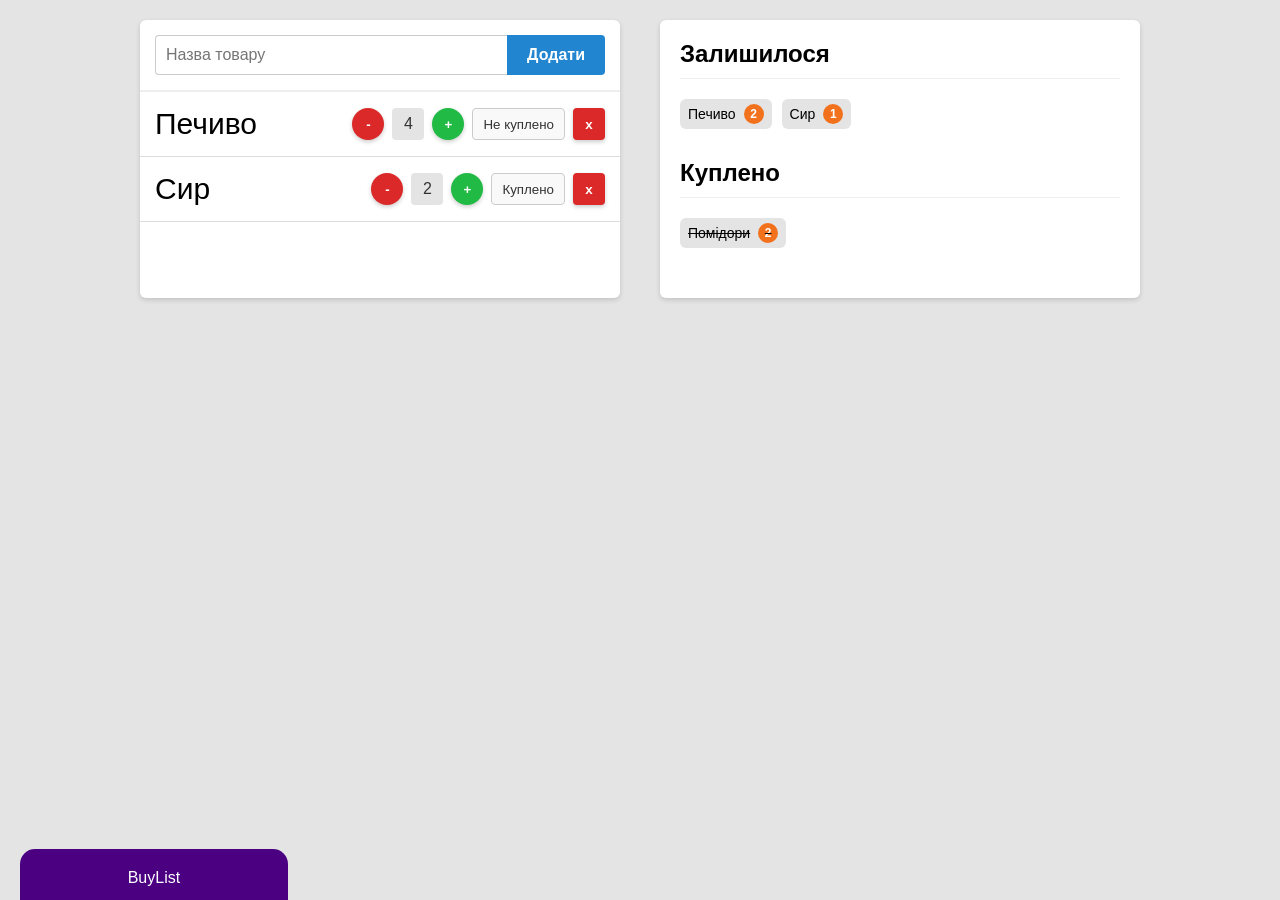
<file: index.html>
<!DOCTYPE html>
<html>
<head lang="uk">
    <meta charset="UTF-8">
    <title>My Page</title>
	<link rel="stylesheet" type="text/css" href="main.css" />
</head>
<body>
	<div class="main-container">

		<div class="left-column">

			<div class="add-item-section">
    			<input type="text" placeholder="Назва товару">
    			<button class="btn-add" data-tooltip="Додати новий товар">Додати</button>
			</div>
	
			<div class="product-item">
				<span class="product-name">Печиво</span>

				<div class="product-controls">
    				<button class="btn-minus" data-tooltip="Зменшити кількість">-</button>
    				<span class="amount">4</span>
    				<button class="btn-plus" data-tooltip="Збільшити кількість">+</button>
    				<button class="btn-status" data-tooltip="Відмітити як куплене">Не куплено</button>
    				<button class="btn-delete" data-tooltip="Видалити товар">x</button>
				</div>
			</div>
			<div class="product-item">
				<span class="product-name">Сир</span>

				<div class="product-controls">
					<button class="btn-minus" data-tooltip="Зменшити кількість">-</button>
					<span class="amount">2</span>
					<button class="btn-plus" data-tooltip="Збільшити кількість">+</button>
					<button class="btn-status" data-tooltip="Відмітити як куплене">Куплено</button>
					<button class="btn-delete" data-tooltip="Видалити товар">x</button>
			</div>	
			</div>

		</div>
		<div class="right-column">
    			<h2>Залишилося</h2>
    		<div class="stats-container">
        		<span class="stat-badge">Печиво <span class="stat-amount">2</span></span>
        		<span class="stat-badge">Сир <span class="stat-amount">1</span></span>
    		</div>

    			<h2>Куплено</h2>
    		<div class="stats-container">
        		<span class="stat-badge is-bought">Помідори <span class="stat-amount">2</span></span>
    		</div>
</div>
    </div>
	<div class="badge">
		<span class="badge-title">BuyList</span>
		<span class="badge-author">Робота: Фрейліхман Єлізавета</span>
	</div>
</body>
</html>
</file>
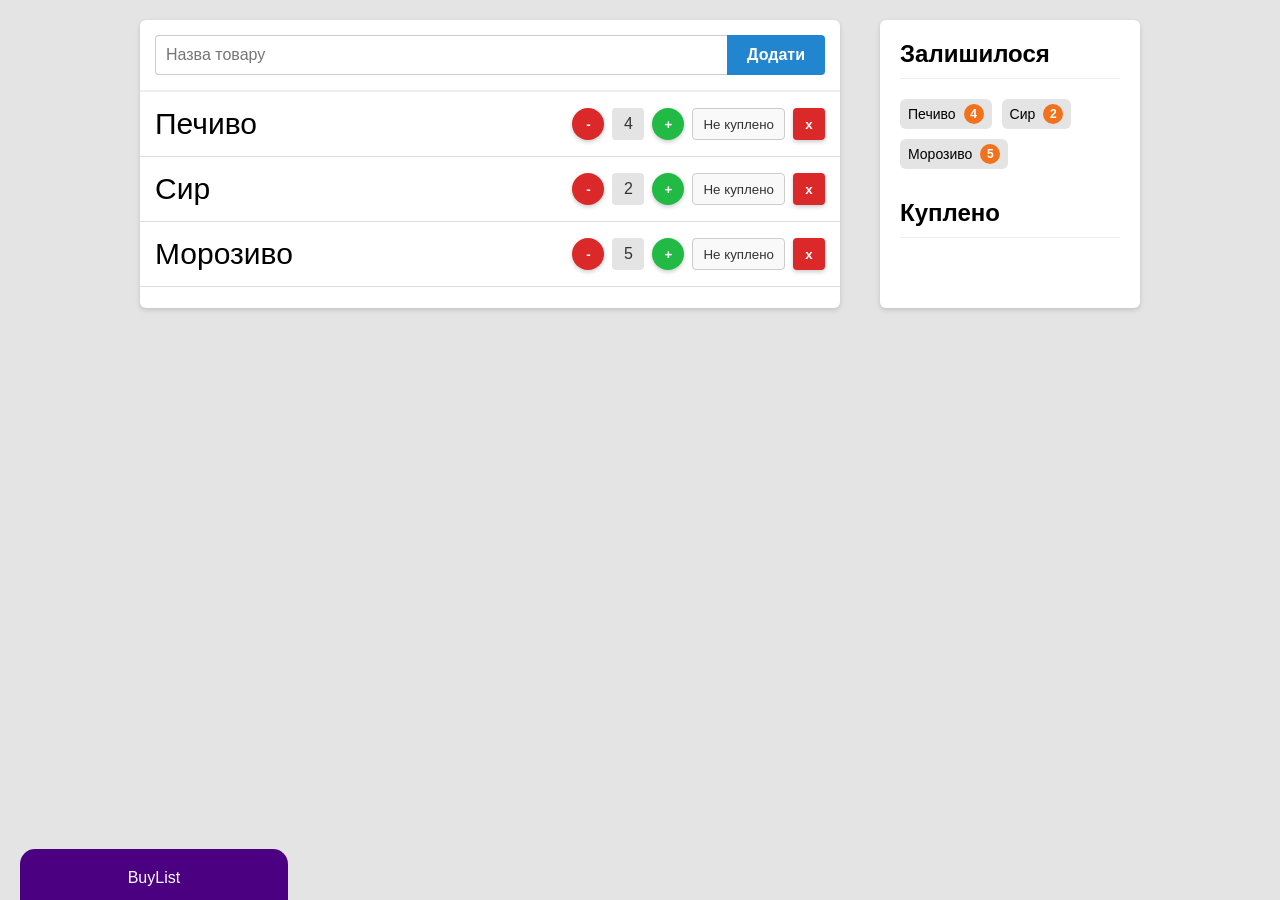
<file: HW/index.html>
<!DOCTYPE html>
<html>
<head lang="uk">
    <meta charset="UTF-8">
    <title>My Page</title>
	<link rel="stylesheet" type="text/css" href="main.css" />
</head>
<body>
	<div class="main-container">

		<div class="left-column">

			<div class="add-item-section">
    			<input type="text" placeholder="Назва товару">
    			<button class="btn-add" data-tooltip="Додати новий товар">Додати</button>
			</div>
	
			<div class="product-item">
				<span class="product-name">Печиво</span>

				<div class="product-controls">
    				<button class="btn-minus" data-tooltip="Зменшити кількість">-</button>
    				<span class="amount">4</span>
    				<button class="btn-plus" data-tooltip="Збільшити кількість">+</button>
    				<button class="btn-status" data-tooltip="Відмітити як куплене">Не куплено</button>
    				<button class="btn-delete" data-tooltip="Видалити товар">x</button>
				</div>
			</div>
			<div class="product-item">
				<span class="product-name">Сир</span>

				<div class="product-controls">
					<button class="btn-minus" data-tooltip="Зменшити кількість">-</button>
					<span class="amount">2</span>
					<button class="btn-plus" data-tooltip="Збільшити кількість">+</button>
					<button class="btn-status" data-tooltip="Відмітити як куплене">Не куплено</button>
					<button class="btn-delete" data-tooltip="Видалити товар">x</button>
			</div>	
			</div>

			<div class="product-item">
				<span class="product-name">Морозиво</span>

				<div class="product-controls">
					<button class="btn-minus" data-tooltip="Зменшити кількість">-</button>
					<span class="amount">5</span>
					<button class="btn-plus" data-tooltip="Збільшити кількість">+</button>
					<button class="btn-status" data-tooltip="Відмітити як куплене">Не куплено</button>
					<button class="btn-delete" data-tooltip="Видалити товар">x</button>
			</div>	
			</div>

		</div>
		<div class="right-column">
    			<h2>Залишилося</h2>
    		<div class="stats-container">
        		<span class="stat-badge">Печиво <span class="stat-amount">2</span></span>
        		<span class="stat-badge">Сир <span class="stat-amount">1</span></span>
    		</div>

    			<h2>Куплено</h2>
    		<div class="stats-container">
        		<span class="stat-badge is-bought">Помідори <span class="stat-amount">2</span></span>
    		</div>
</div>
    </div>
	<div class="badge">
		<span class="badge-title">BuyList</span>
		<span class="badge-author">Робота: Фрейліхман Єлізавета</span>
	</div>
	<script src="main.js"></script>
</body>
</html>
</file>
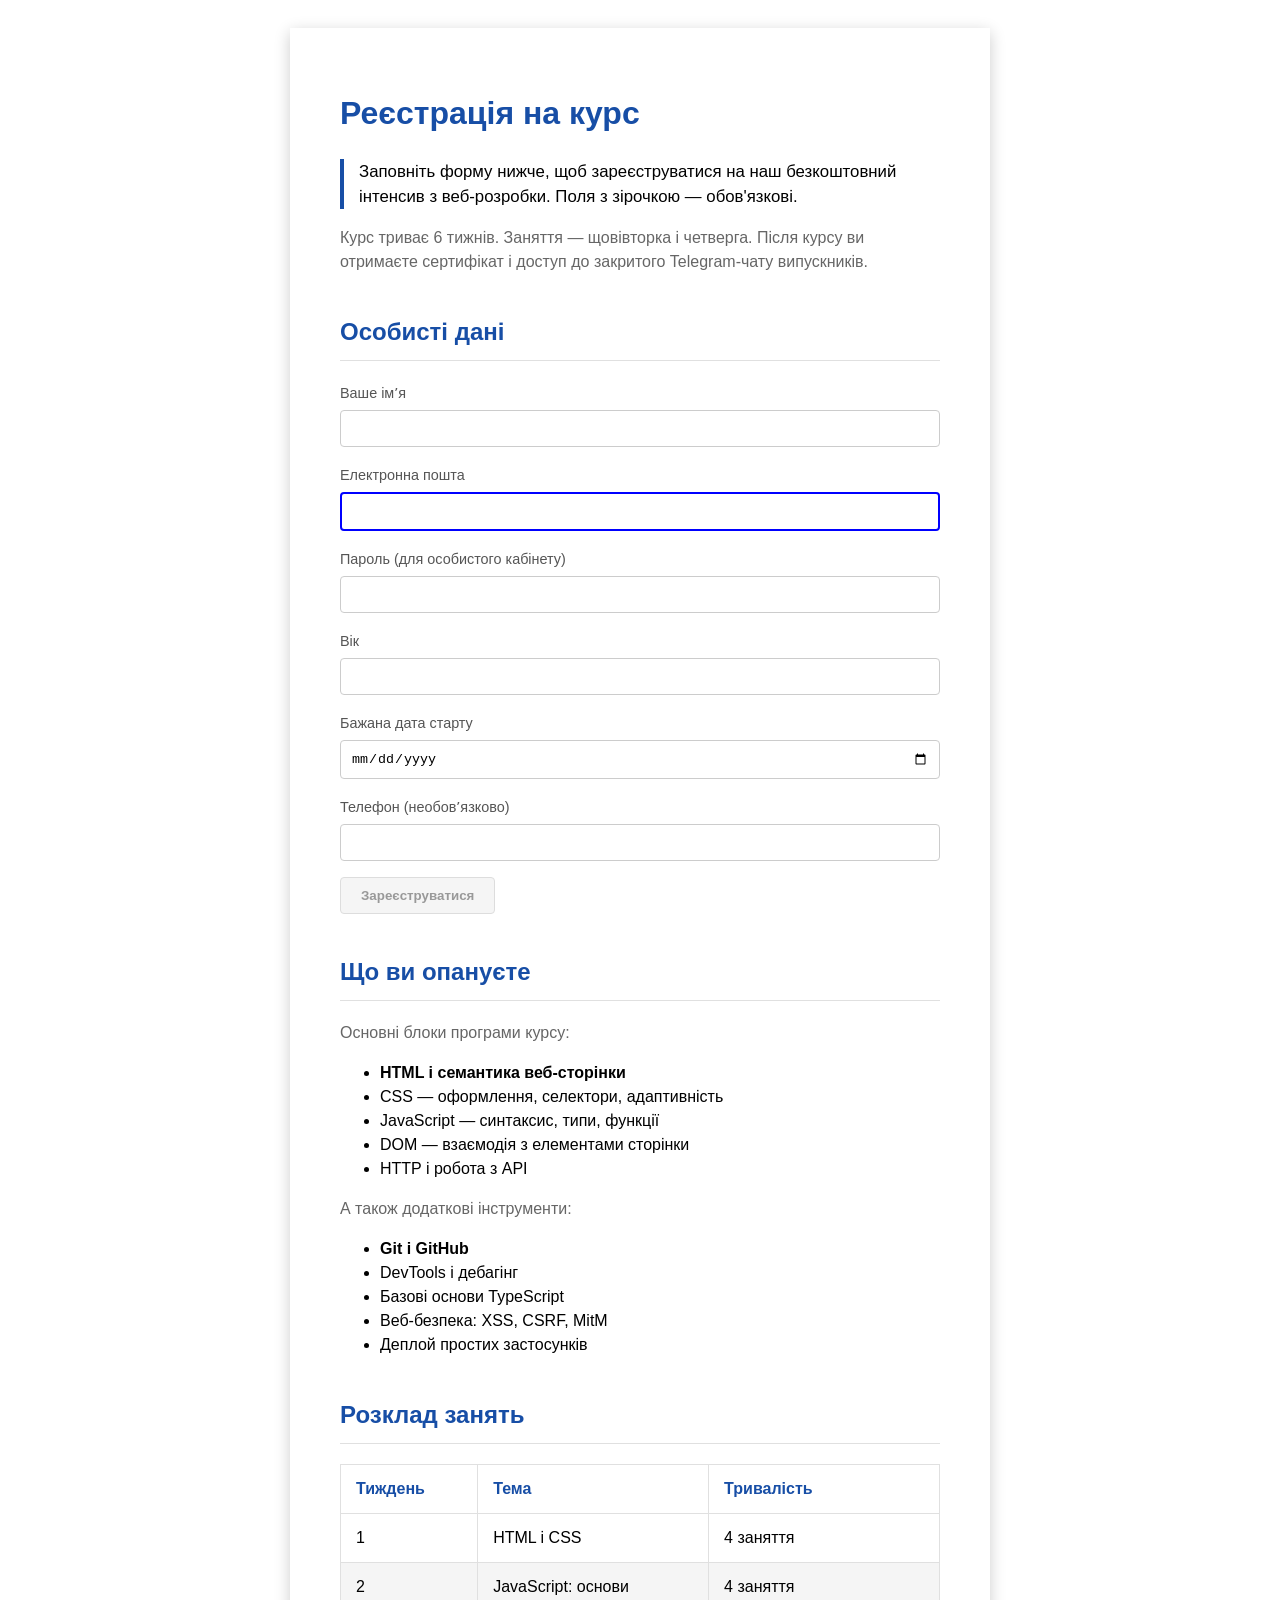
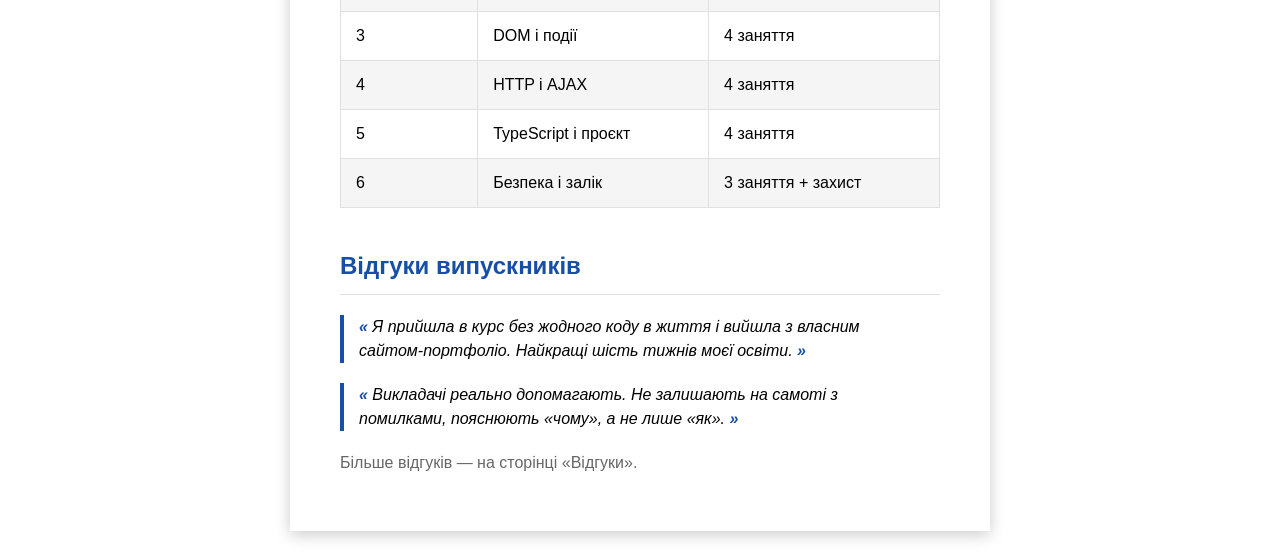
<file: Lab02/page.html>
<!DOCTYPE html>
<html lang="uk">
<head>
  <meta charset="UTF-8">
  <meta name="viewport" content="width=device-width, initial-scale=1">
  <title>Selectors playground — практична CSS 2</title>
  <link rel="stylesheet" href="styles.css">
</head>
<body>

  <!--
    Для практичної завдання 2: «Селектори без зайвих класів».

    У HTML дозволено лише класи .intro і .container — більше класи
    додавати НЕ МОЖНА. CSS-правила пишуться тільки через теги,
    атрибути, псевдокласи і псевдоелементи.
  -->

  <div class="container">

    <h1>Реєстрація на курс</h1>

    <p class="intro">
      Заповніть форму нижче, щоб зареєструватися на наш безкоштовний інтенсив
      з веб-розробки. Поля з зірочкою — обов'язкові.
    </p>

    <p>
      Курс триває 6 тижнів. Заняття — щовівторка і четверга. Після курсу
      ви отримаєте сертифікат і доступ до закритого Telegram-чату випускників.
    </p>

    <h2>Особисті дані</h2>

    <form>
      <p>
        <label>Ваше імʼя
          <input type="text">
        </label>
      </p>
      <p>
        <label>Електронна пошта
          <input type="email">
        </label>
      </p>
      <p>
        <label>Пароль (для особистого кабінету)
          <input type="password">
        </label>
      </p>
      <p>
        <label>Вік
          <input type="number">
        </label>
      </p>
      <p>
        <label>Бажана дата старту
          <input type="date">
        </label>
      </p>
      <p>
        <label>Телефон (необовʼязково)
          <input type="tel">
        </label>
      </p>
      <p>
        <button type="submit">Зареєструватися</button>
      </p>
    </form>

    <h2>Що ви опануєте</h2>

    <p>Основні блоки програми курсу:</p>

    <ul>
      <li>HTML і семантика веб-сторінки</li>
      <li>CSS — оформлення, селектори, адаптивність</li>
      <li>JavaScript — синтаксис, типи, функції</li>
      <li>DOM — взаємодія з елементами сторінки</li>
      <li>HTTP і робота з API</li>
    </ul>

    <p>А також додаткові інструменти:</p>

    <ul>
      <li>Git і GitHub</li>
      <li>DevTools і дебагінг</li>
      <li>Базові основи TypeScript</li>
      <li>Веб-безпека: XSS, CSRF, MitM</li>
      <li>Деплой простих застосунків</li>
    </ul>

    <h2>Розклад занять</h2>

    <table>
      <thead>
        <tr>
          <th>Тиждень</th>
          <th>Тема</th>
          <th>Тривалість</th>
        </tr>
      </thead>
      <tbody>
        <tr>
          <td>1</td>
          <td>HTML і CSS</td>
          <td>4 заняття</td>
        </tr>
        <tr>
          <td>2</td>
          <td>JavaScript: основи</td>
          <td>4 заняття</td>
        </tr>
        <tr>
          <td>3</td>
          <td>DOM і події</td>
          <td>4 заняття</td>
        </tr>
        <tr>
          <td>4</td>
          <td>HTTP і AJAX</td>
          <td>4 заняття</td>
        </tr>
        <tr>
          <td>5</td>
          <td>TypeScript і проєкт</td>
          <td>4 заняття</td>
        </tr>
        <tr>
          <td>6</td>
          <td>Безпека і залік</td>
          <td>3 заняття + захист</td>
        </tr>
      </tbody>
    </table>

    <h2>Відгуки випускників</h2>

    <blockquote>
      Я прийшла в курс без жодного коду в життя і вийшла з власним сайтом-портфоліо.
      Найкращі шість тижнів моєї освіти.
    </blockquote>

    <blockquote>
      Викладачі реально допомагають. Не залишають на самоті з помилками,
      пояснюють «чому», а не лише «як».
    </blockquote>

    <p>Більше відгуків — на сторінці «Відгуки».</p>

  </div>

</body>
</html>
</file>
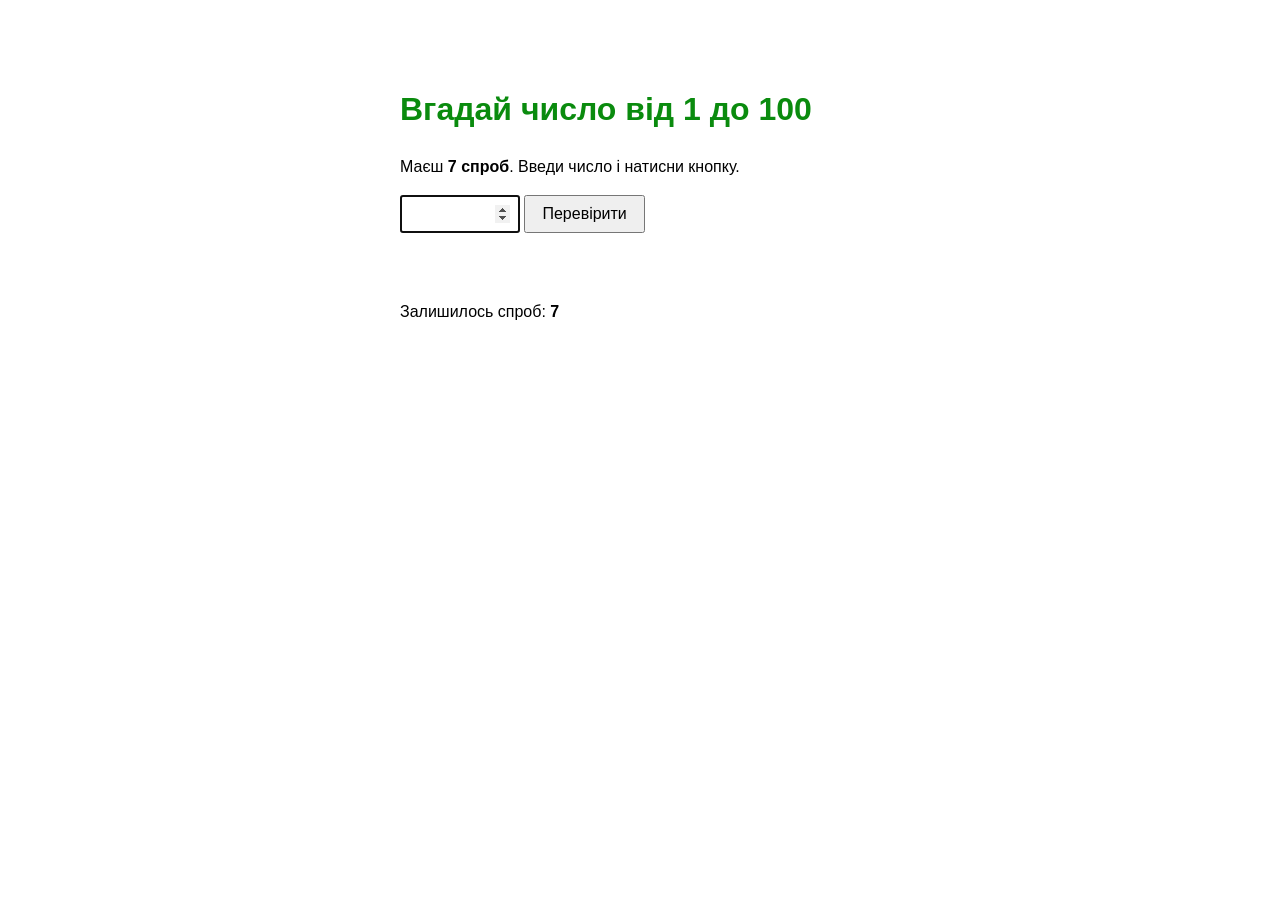
<file: Lab03/game.html>
<!DOCTYPE html>
<html lang="uk">
<head>
  <meta charset="UTF-8">
  <title>Гра — Вгадай число</title>
  <style>
    body {
      font-family: -apple-system, sans-serif;
      max-width: 480px;
      margin: 3rem auto;
      padding: 1rem;
      line-height: 1.5;
    }
    h1 { color: #0a8b0e; }
    input { padding: 8px; font-size: 1rem; width: 100px; }
    button { padding: 8px 16px; font-size: 1rem; cursor: pointer; }
    #message { font-size: 1.2rem; min-height: 1.5em; }
    .error { color: #b00; }
    .success { color: #0a7d35; }
  </style>
</head>
<body>

  <h1>Вгадай число від 1 до 100</h1>

  <p>Маєш <strong>7 спроб</strong>. Введи число і натисни кнопку.</p>

  <div>
    <input id="guess" type="number" min="1" max="100" autofocus>
    <button id="submit">Перевірити</button>
  </div>

  <p id="message"></p>
  <p id="attempts"></p>

  <script>

    const inputEl = document.getElementById('guess');
    const submitBtn = document.getElementById('submit');
    const messageEl = document.getElementById('message');
    const attemptsEl = document.getElementById('attempts');

    let secretNumber;
    let attemptsLeft;
    let isGameOver;

    function startNewGame() {
        secretNumber = Math.floor(Math.random() * 100) + 1;
        attemptsLeft = 7;
        isGameOver = false;

        inputEl.value = '';
        inputEl.disabled = false;
        submitBtn.textContent = 'Перевірити';
        messageEl.textContent = '';
        messageEl.className = '';
        updateAttemptsDisplay();
        inputEl.focus();
    }

    function processGuess(userNumber) {
        if (userNumber === '' || isNaN(userNumber) || userNumber < 1 || userNumber > 100) {
            return { status: 'error', text: 'Помилка: введи число від 1 до 100!' };
        }
    attemptsLeft--; 

        if (userNumber === secretNumber) {
            isGameOver = true;
            return { status: 'win', text: 'Вгадав! ' };
        }

        if (attemptsLeft === 0) {
            isGameOver = true;
            return { status: 'lose', text: `Поразка! Загадане число було: ${secretNumber}` };
        }

        if (userNumber > secretNumber) {
            return { status: 'continue', text: 'Менше' };
        } else {
            return { status: 'continue', text: 'Більше' };
        }
    }

    function handleAction() {
        if (isGameOver) {
            startNewGame();
            return;
        }

        const rawInput = inputEl.value.trim();
        const parsedNumber = rawInput !== '' ? parseInt(rawInput) : NaN;

        const result = processGuess(parsedNumber);

        messageEl.textContent = result.text;

        if (result.status === 'error') {
            messageEl.className = 'error';
            return; 
        }

        updateAttemptsDisplay();
        inputEl.value = '';
        inputEl.focus();

        if (result.status === 'win') {
            messageEl.className = 'success';
            submitBtn.textContent = 'Грати ще раз';
            inputEl.disabled = true;
        } else if (result.status === 'lose') {
            messageEl.className = 'error';
            submitBtn.textContent = 'Грати ще раз';
            inputEl.disabled = true;
        } else {
            messageEl.className = '';
        }
    }

    function updateAttemptsDisplay() {
        attemptsEl.innerHTML = `Залишилось спроб: <strong>${attemptsLeft}</strong>`;
    }

    submitBtn.addEventListener('click', handleAction);
    inputEl.addEventListener('keypress', function(e) {
        if (e.key === 'Enter') handleAction();
    });
    startNewGame();

  </script>

</body>
</html>
</file>
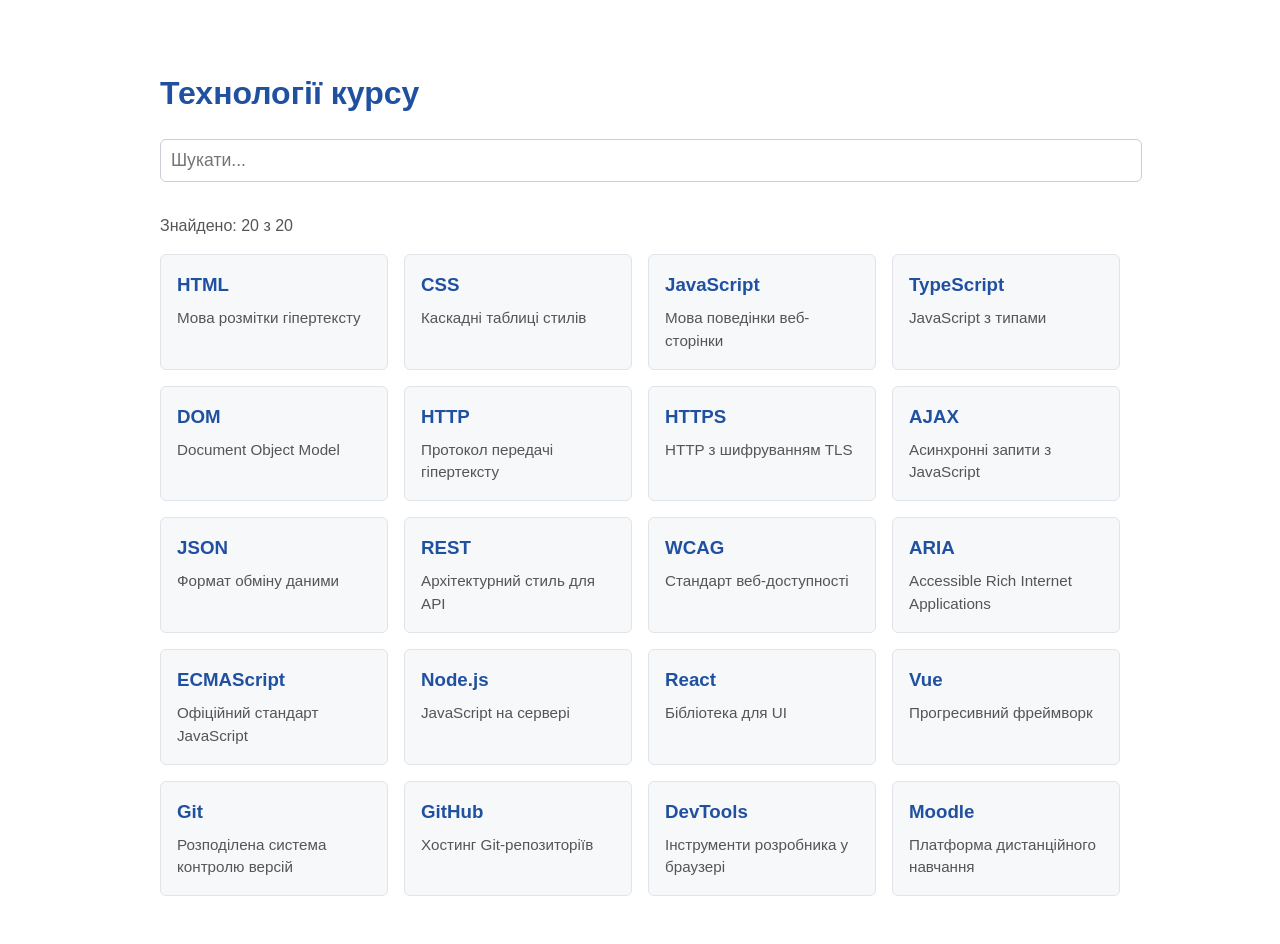
<file: Lab04/page.html>
<!DOCTYPE html>
<html lang="uk">
<head>
  <meta charset="UTF-8">
  <title>Task 6 — Live-фільтр карток</title>
  <style>
    body { font-family: -apple-system, sans-serif; max-width: 960px; margin: 2rem auto; padding: 1rem; line-height: 1.5; }
    h1 { color: #2050a0; }
    #search {
      width: 100%; padding: 10px; font-size: 1.1rem;
      border: 1px solid #ccd; border-radius: 6px;
      margin-bottom: 1rem;
    }
    #results-count { color: #555; margin-bottom: 1rem; }
    #cards {
      display: grid;
      grid-template-columns: repeat(auto-fill, minmax(220px, 1fr));
      gap: 1rem;
    }
    .card {
      background: #f6f8fa;
      border: 1px solid #e1e4e8;
      border-radius: 6px;
      padding: 1rem;
    }
    .card h3 { margin: 0 0 0.5rem; color: #2050a0; }
    .card p { margin: 0; color: #555; font-size: 0.95rem; }
    .card.hidden { display: none; }
    mark { background: #ffe066; }
    #no-results {
      padding: 2rem; text-align: center;
      color: #888;
    }
    #no-results.hidden { display: none; }
  </style>
</head>
<body>

  <h1>Технології курсу</h1>

  <input id="search" type="text" placeholder="Шукати...">
  <p id="results-count">Знайдено: 20 з 20</p>

  <div id="cards">
    <article class="card" data-title="HTML"><h3>HTML</h3><p>Мова розмітки гіпертексту</p></article>
    <article class="card" data-title="CSS"><h3>CSS</h3><p>Каскадні таблиці стилів</p></article>
    <article class="card" data-title="JavaScript"><h3>JavaScript</h3><p>Мова поведінки веб-сторінки</p></article>
    <article class="card" data-title="TypeScript"><h3>TypeScript</h3><p>JavaScript з типами</p></article>
    <article class="card" data-title="DOM"><h3>DOM</h3><p>Document Object Model</p></article>
    <article class="card" data-title="HTTP"><h3>HTTP</h3><p>Протокол передачі гіпертексту</p></article>
    <article class="card" data-title="HTTPS"><h3>HTTPS</h3><p>HTTP з шифруванням TLS</p></article>
    <article class="card" data-title="AJAX"><h3>AJAX</h3><p>Асинхронні запити з JavaScript</p></article>
    <article class="card" data-title="JSON"><h3>JSON</h3><p>Формат обміну даними</p></article>
    <article class="card" data-title="REST"><h3>REST</h3><p>Архітектурний стиль для API</p></article>
    <article class="card" data-title="WCAG"><h3>WCAG</h3><p>Стандарт веб-доступності</p></article>
    <article class="card" data-title="ARIA"><h3>ARIA</h3><p>Accessible Rich Internet Applications</p></article>
    <article class="card" data-title="ECMAScript"><h3>ECMAScript</h3><p>Офіційний стандарт JavaScript</p></article>
    <article class="card" data-title="Node.js"><h3>Node.js</h3><p>JavaScript на сервері</p></article>
    <article class="card" data-title="React"><h3>React</h3><p>Бібліотека для UI</p></article>
    <article class="card" data-title="Vue"><h3>Vue</h3><p>Прогресивний фреймворк</p></article>
    <article class="card" data-title="Git"><h3>Git</h3><p>Розподілена система контролю версій</p></article>
    <article class="card" data-title="GitHub"><h3>GitHub</h3><p>Хостинг Git-репозиторіїв</p></article>
    <article class="card" data-title="DevTools"><h3>DevTools</h3><p>Інструменти розробника у браузері</p></article>
    <article class="card" data-title="Moodle"><h3>Moodle</h3><p>Платформа дистанційного навчання</p></article>
  </div>

  <div id="no-results" class="hidden">
    Нічого не знайдено
  </div>

  <script src="filter.js"></script>
</body>
</html>
</file>
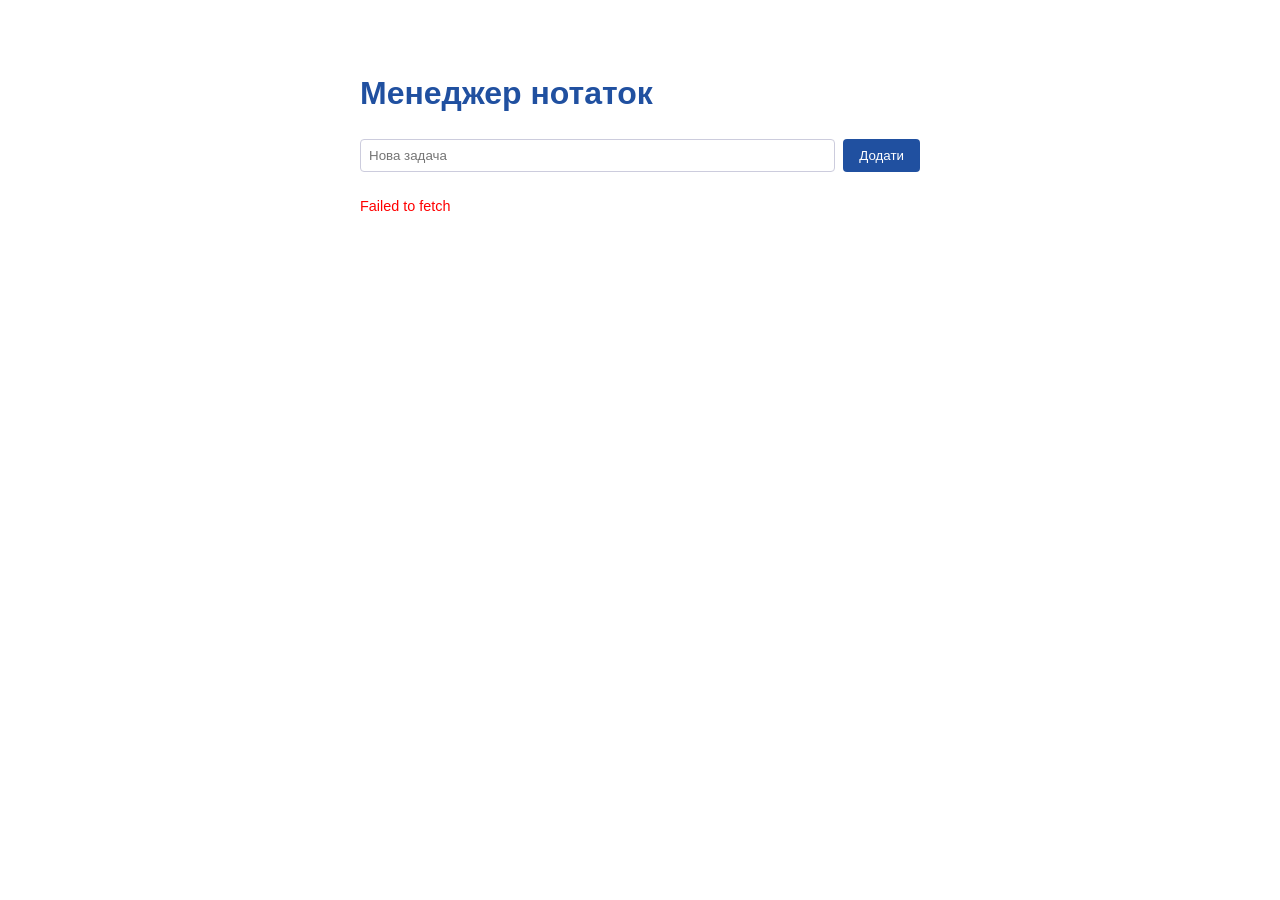
<file: Lab05/page.html>
<!DOCTYPE html>
<html lang="uk">
<head>
  <meta charset="UTF-8">
  <title>Task 6 — CRUD нотаток</title>
  <style>
    body { font-family: -apple-system, sans-serif; max-width: 560px; margin: 2rem auto; padding: 1rem; line-height: 1.5; }
    h1 { color: #2050a0; }
    form { display: flex; gap: 0.5rem; margin-bottom: 1.5rem; }
    form input { flex: 1; padding: 8px; border: 1px solid #ccd; border-radius: 4px; }
    form button { padding: 8px 16px; background: #2050a0; color: white; border: none; border-radius: 4px; cursor: pointer; }
    #status { color: #888; font-size: 0.9em; min-height: 1.2em; }
    #todos { list-style: none; padding: 0; }
    #todos li { display: flex; align-items: center; gap: 8px; padding: 8px; border-bottom: 1px solid #eee; }
    #todos li.completed .title { text-decoration: line-through; color: #888; }
    #todos .title { flex: 1; }
    #todos .delete { background: transparent; border: none; cursor: pointer; color: #c33; font-size: 1.2rem; }
    button:disabled { opacity: 0.6; cursor: wait; }
  </style>
</head>
<body>

  <h1>Менеджер нотаток</h1>

  <form id="new-todo">
    <input name="title" placeholder="Нова задача" required>
    <button type="submit">Додати</button>
  </form>

  <p id="status"></p>

  <ul id="todos"></ul>

  <script src="crud.js"></script>
</body>
</html>
</file>
<file: main.css>
.product-item {
  display: flex;
  justify-content: space-between; 
  align-items: center; 
  padding: 15px;
  border-bottom: 1px solid #ddd; 
}

.product-controls {
  display: flex; 
  flex-direction: row; 
  align-items: center;
  gap: 8px; 
}

.product-controls button {
  border: none;
  color: white;
  cursor: pointer;
  font-weight: bold;
  display: flex;
  justify-content: center;
  align-items: center;
  box-shadow: 0 2px 4px rgba(0,0,0,0.2); 
}
.btn-minus {
  background-color: #db2828;
  width: 32px;
  height: 32px;
  border-radius: 50%; 
}

.btn-plus {
  background-color: #21ba45;
  width: 32px;
  height: 32px;
  border-radius: 50%;
}

.btn-delete {
  background-color: #db2828;
  width: 32px;
  height: 32px;
  border-radius: 4px; 
}

.btn-status {
  background-color: #f9f9f9 !important; 
  color: #333 !important;
  border: 1px solid #ccc !important; 
  height: 32px;
  padding: 0 10px;
  border-radius: 4px;
  box-shadow: none !important; 
  font-weight: normal !important;
}

.product-name {
  font-size: 30px;
}

.add-item-section {
  display: flex;
  padding: 15px;
  border-bottom: 2px solid #eee; 
}


.add-item-section input {
  flex-grow: 1; 
  padding: 10px;
  border: 1px solid #ccc;
  border-right: none; 
  border-radius: 4px 0 0 4px; 
  font-size: 16px;
  outline: none;
}


.btn-add {
  background-color: #2185d0; 
  color: white;
  border: none;
  padding: 10px 20px;
  font-weight: bold;
  font-size: 16px;
  border-radius: 0 4px 4px 0; 
  cursor: pointer;
}

.amount {
  background-color: #e4e4e4;
  color: #333;
  width: 32px;
  height: 32px;
  border-radius: 4px;
  display: flex;
  justify-content: center;
  align-items: center;
}

body {
  background-color: #e4e4e4; 
  font-family: Arial, sans-serif; 
  margin: 0;
  padding: 0;
}

.left-column, .right-column {
  background-color: #ffffff;
  border-radius: 6px; 
  box-shadow: 0 2px 5px rgba(0, 0, 0, 0.15); 
}

.right-column {
  padding: 20px;
}

.right-column h2 {
  border-bottom: 1px solid #eee;
  padding-bottom: 10px;
  margin-top: 0;
}

.stats-container {
  margin-bottom: 30px;
  display: flex;
  flex-wrap: wrap; 
  gap: 10px; 
}

.stat-badge {
  background-color: #e4e4e4;
  padding: 5px 8px;
  border-radius: 6px;
  display: inline-flex;
  align-items: center;
  font-size: 14px;
}

.stat-amount {
  background-color: #f2711c;
  color: white;
  width: 20px;
  height: 20px;
  border-radius: 50%;
  display: inline-flex;
  justify-content: center;
  align-items: center;
  font-size: 12px;
  font-weight: bold;
  margin-left: 8px;
}

.is-bought {
  text-decoration: line-through;
}

.badge {
	position: fixed;
	bottom: 0;
	left: 20px;
	background-color: #4b0082;
	color: white;
	padding: 20px;
	border-radius: 15px 15px 0 0; 
    display: flex; 
    flex-direction: column; 
    align-items: center; 
  	transform: translateY(25px); 
  	transition: transform 0.4s ease, background-color 0.4s ease;
}
.badge:hover {
	background-color: #7b2cbf;
	transform: translateY(0);
}
.badge-author {
  opacity: 0; 
  transition: opacity 0.4s ease;
}

.badge:hover .badge-author {
  opacity: 1; 
}
@media print {
	.badge {
		background-color: white;
		border: 2px solid #4b0082;
		color: black;
		transform: translateY(0);
		}
	.badge-title {
		display: none;
	}
	.badge-author{
		opacity: 1;
	}
}
[data-tooltip] {
	position: relative;
	cursor: pointer;
}
[data-tooltip]::after {
	content: attr(data-tooltip);
	
	background-color: #4b0082;
	color: white;
	padding: 6px 10px;
	border-radius: 8px;
	font-size: 12px;
	white-space: nowrap;

	position: absolute;
	bottom: 130%;
	left: 50%;
	transform: translateX(-50%) scale(0);
	transform-origin: bottom center;
	opacity: 0;
	pointer-events: none;
	transition: transform 0.3s ease, opacity 0.3s ease;
}
[data-tooltip]:hover::after {
	transform: translateX(-50%) scale(1);
	opacity: 1;
}
.main-container {
  display: grid; 
  grid-template-columns: 1fr 1fr; 
  gap: 40px; 
  max-width: 1000px; 
  margin: 20px auto; 
}

/*для телефона*/
@media (max-width: 650px) {
  .main-container {
    grid-template-columns: 1fr;
  }
}
</file>
<file: HW/main.css>
.product-item {
  display: flex;
  justify-content: space-between; 
  align-items: center; 
  padding: 15px;
  border-bottom: 1px solid #ddd; 
}

.product-controls {
  display: flex; 
  flex-direction: row; 
  align-items: center;
  gap: 8px; 
}

.product-controls button {
  border: none;
  color: white;
  cursor: pointer;
  font-weight: bold;
  display: flex;
  justify-content: center;
  align-items: center;
  box-shadow: 0 2px 4px rgba(0,0,0,0.2); 
}
.btn-minus {
  background-color: #db2828;
  width: 32px;
  height: 32px;
  border-radius: 50%; 
}

.btn-plus {
  background-color: #21ba45;
  width: 32px;
  height: 32px;
  border-radius: 50%;
}

.btn-delete {
  background-color: #db2828;
  width: 32px;
  height: 32px;
  border-radius: 4px; 
}

.btn-status {
  background-color: #f9f9f9 !important; 
  color: #333 !important;
  border: 1px solid #ccc !important; 
  height: 32px;
  padding: 0 10px;
  border-radius: 4px;
  box-shadow: none !important; 
  font-weight: normal !important;
}

.product-name {
  font-size: 30px;
}

.add-item-section {
  display: flex;
  padding: 15px;
  border-bottom: 2px solid #eee; 
}


.add-item-section input {
  flex-grow: 1; 
  padding: 10px;
  border: 1px solid #ccc;
  border-right: none; 
  border-radius: 4px 0 0 4px; 
  font-size: 16px;
  outline: none;
}


.btn-add {
  background-color: #2185d0; 
  color: white;
  border: none;
  padding: 10px 20px;
  font-weight: bold;
  font-size: 16px;
  border-radius: 0 4px 4px 0; 
  cursor: pointer;
}

.amount {
  background-color: #e4e4e4;
  color: #333;
  width: 32px;
  height: 32px;
  border-radius: 4px;
  display: flex;
  justify-content: center;
  align-items: center;
}

body {
  background-color: #e4e4e4; 
  font-family: Arial, sans-serif; 
  margin: 0;
  padding: 0;
}

.left-column, .right-column {
  background-color: #ffffff;
  border-radius: 6px; 
  box-shadow: 0 2px 5px rgba(0, 0, 0, 0.15); 
}

.left-column{
  width: 700px;
}

.right-column {
  padding: 20px;
}

.right-column h2 {
  border-bottom: 1px solid #eee;
  padding-bottom: 10px;
  margin-top: 0;
}

.stats-container {
  margin-bottom: 30px;
  display: flex;
  flex-wrap: wrap; 
  gap: 10px; 
}

.stat-badge {
  background-color: #e4e4e4;
  padding: 5px 8px;
  border-radius: 6px;
  display: inline-flex;
  align-items: center;
  font-size: 14px;
}

.stat-amount {
  background-color: #f2711c;
  color: white;
  width: 20px;
  height: 20px;
  border-radius: 50%;
  display: inline-flex;
  justify-content: center;
  align-items: center;
  font-size: 12px;
  font-weight: bold;
  margin-left: 8px;
}

.is-bought {
  text-decoration: line-through;
}

.badge {
	position: fixed;
	bottom: 0;
	left: 20px;
	background-color: #4b0082;
	color: white;
	padding: 20px;
	border-radius: 15px 15px 0 0; 
    display: flex; 
    flex-direction: column; 
    align-items: center; 
  	transform: translateY(25px); 
  	transition: transform 0.4s ease, background-color 0.4s ease;
}
.badge:hover {
	background-color: #7b2cbf;
	transform: translateY(0);
}
.badge-author {
  opacity: 0; 
  transition: opacity 0.4s ease;
}

.badge:hover .badge-author {
  opacity: 1; 
}
@media print {
	.badge {
		background-color: white;
		border: 2px solid #4b0082;
		color: black;
		transform: translateY(0);
		}
	.badge-title {
		display: none;
	}
	.badge-author{
		opacity: 1;
	}
}
[data-tooltip] {
	position: relative;
	cursor: pointer;
}
[data-tooltip]::after {
	content: attr(data-tooltip);
	
	background-color: #4b0082;
	color: white;
	padding: 6px 10px;
	border-radius: 8px;
	font-size: 12px;
	white-space: nowrap;

	position: absolute;
	bottom: 130%;
	left: 50%;
	transform: translateX(-50%) scale(0);
	transform-origin: bottom center;
	opacity: 0;
	pointer-events: none;
	transition: transform 0.3s ease, opacity 0.3s ease;
}
[data-tooltip]:hover::after {
	transform: translateX(-50%) scale(1);
	opacity: 1;
}
.main-container {
  display: grid; 
  grid-template-columns: 1fr 1fr; 
  gap: 40px; 
  max-width: 1000px; 
  margin: 20px auto; 
}

/*для телефона*/
@media (max-width: 650px) {
  .main-container {
    grid-template-columns: 1fr;
  }
}
</file>
<file: Lab02/styles.css>
body {
  font-family: Arial, sans-serif;
  background-color: white; 
  padding: 20px;
  line-height: 1.5;
}

.container {
  max-width: 600px;
  margin: 0 auto;
  background-color: #ffffff;
  padding: 40px 50px;
  box-shadow: 0 4px 15px rgba(0,0,0,0.2);
}

h1, h2 {
  color: #174ea6; 
}

h2 {
  border-bottom: 1px solid #e0e0e0; 
  padding-bottom: 10px;
  margin-top: 40px;
}

.intro {
  border-left: 4px solid #174ea6;
  padding-left: 15px;
  font-size: 1.05em;
}

blockquote {
  border-left: 4px solid #174ea6;
  padding-left: 15px;
  margin-left: 0;
  font-style: italic;
  margin-bottom: 20px;
}

form p {
  margin-bottom: 15px;
}

label {
  color: #555;
  font-size: 0.9em;
}

input {
  display: block; 
  width: 100%;
  box-sizing: border-box;
  padding: 10px;
  margin-top: 5px;
  border: 1px solid #ccc;
  border-radius: 4px;
}

button {
  padding: 10px 20px;
  background-color: #f5f5f5;
  color: #999;
  border: 1px solid #ddd;
  border-radius: 4px;
  font-weight: bold;
}

table {
  width: 100%;
  border-collapse: collapse;
  margin-top: 20px;
}

th, td {
  border: 1px solid #e0e0e0;
  padding: 12px 15px;
  text-align: left;
}

th {
  color: #174ea6; 
}

input[type="email"] {
  border: 2px solid blue;
}

input:focus {
  border: 2px solid blue;
  box-shadow: 0 0 5px rgba(0, 0, 255, 0.4);
  outline: none;
}

ul li:first-child {
  font-weight: bold;
}

tbody tr:nth-child(2n) {
  background-color: #f5f5f5;
}

p:not(.intro) {
  color: #666;
}

blockquote::before {
  content: "« ";
  color: #174ea6;
  font-weight: bold;
}

blockquote::after {
  content: " »";
  color: #174ea6;
  font-weight: bold;
}
</file>
